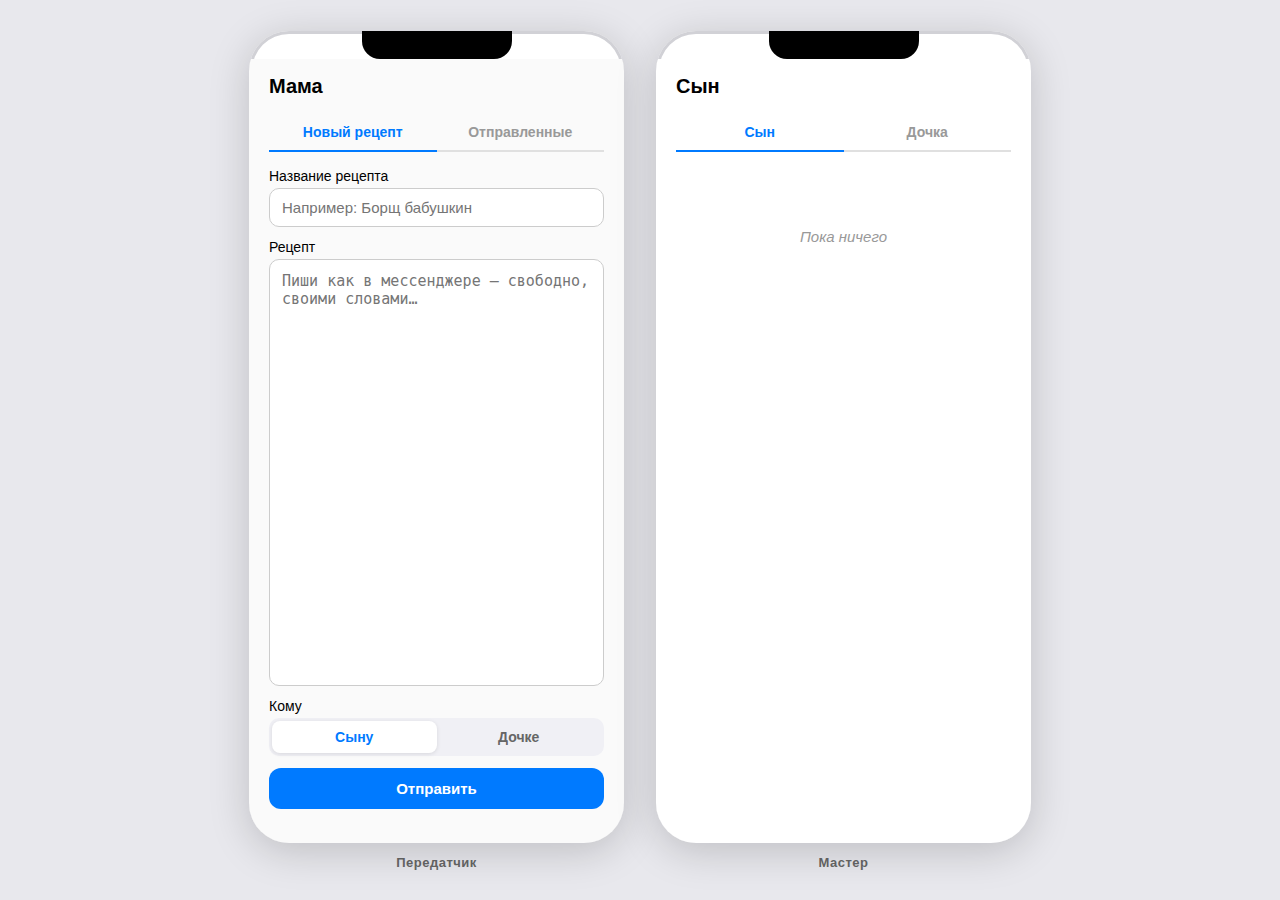
<file: src/index.html>
<!DOCTYPE html>
<html lang="ru">
<head>
  <meta charset="UTF-8">
  <meta name="viewport" content="width=device-width, initial-scale=1.0">
  <title>Семейные рецепты</title>
  <style>
    * { margin: 0; padding: 0; box-sizing: border-box; }
    body {
      font-family: -apple-system, BlinkMacSystemFont, "Segoe UI", Roboto, sans-serif;
      height: 100vh;
      display: flex; justify-content: center; align-items: center; gap: 32px;
      background: #e8e8ed;
    }

    .phone {
      width: 375px; height: 812px;
      border-radius: 40px;
      background: #fff;
      box-shadow: 0 8px 40px rgba(0,0,0,.18), inset 0 0 0 3px #d1d1d6;
      display: flex; flex-direction: column;
      overflow: hidden;
      position: relative;
    }

    .phone-notch {
      width: 150px; height: 28px;
      background: #000; border-radius: 0 0 18px 18px;
      margin: 0 auto;
      position: relative; z-index: 1;
    }

    .phone-screen {
      flex: 1; padding: 16px 20px 24px;
      display: flex; flex-direction: column;
      overflow-y: auto;
    }

    .phone-mom .phone-screen { background: #fafafa; }
    .phone-son .phone-screen { background: #fff; }

    .phone-label {
      text-align: center; font-size: 13px; font-weight: 600;
      color: #666; margin-top: 12px; letter-spacing: 0.5px;
    }

    h1 { font-size: 20px; margin-bottom: 16px; }

    label { display: block; font-weight: 500; margin-bottom: 4px; font-size: 14px; }
    input[type="text"] {
      width: 100%; padding: 10px 12px; font-size: 15px;
      border: 1px solid #ccc; border-radius: 10px; margin-bottom: 12px;
    }
    textarea {
      width: 100%; flex: 1; padding: 12px; font-size: 15px;
      border: 1px solid #ccc; border-radius: 10px; resize: none;
      margin-bottom: 12px; min-height: 160px;
    }
    button {
      padding: 12px 24px; font-size: 15px; font-weight: 600;
      background: #007aff; color: #fff; border: none; border-radius: 12px;
      cursor: pointer; align-self: stretch; text-align: center;
    }
    button:hover { background: #0066d6; }

    .status { margin-top: 10px; color: #2e7d32; font-weight: 500; font-size: 14px; text-align: center; }

    .tabs {
      display: flex; gap: 0; margin-bottom: 16px;
      border-bottom: 2px solid #e0e0e0;
    }
    .tab {
      flex: 1; padding: 10px 0; font-size: 14px; font-weight: 600;
      background: none; color: #999; border: none; border-bottom: 2px solid transparent;
      margin-bottom: -2px; cursor: pointer; border-radius: 0;
    }
    .tab:hover { color: #666; background: none; }
    .tab.active { color: #007aff; border-bottom-color: #007aff; }

    .tab-content { display: none; flex-direction: column; flex: 1; }
    .tab-content.active { display: flex; }

    .sent-list { list-style: none; padding: 0; }
    .sent-item {
      padding: 12px; margin-bottom: 8px;
      background: #f5f5f5; border-radius: 10px;
    }
    .sent-item-title { font-weight: 600; font-size: 14px; margin-bottom: 4px; }
    .sent-item-recipient { font-size: 12px; color: #007aff; margin-bottom: 4px; }
    .sent-item-preview { font-size: 13px; color: #666; white-space: nowrap; overflow: hidden; text-overflow: ellipsis; }

    .recipient-toggle {
      display: flex; gap: 0; margin-bottom: 12px;
      background: #f0f0f5; border-radius: 10px; padding: 3px;
    }
    .recipient-btn {
      flex: 1; padding: 8px 0; font-size: 14px; font-weight: 600;
      background: none; color: #666; border: none; border-radius: 8px;
      cursor: pointer;
    }
    .recipient-btn:hover { background: none; color: #333; }
    .recipient-btn.active { background: #fff; color: #007aff; box-shadow: 0 1px 4px rgba(0,0,0,.1); }

    .empty { color: #999; font-style: italic; margin-top: 60px; text-align: center; font-size: 15px; }

    .original {
      background: #f5f0e8; border-left: 3px solid #c9a96e;
      padding: 12px; border-radius: 8px; white-space: pre-wrap;
      font-size: 14px; line-height: 1.5; margin-bottom: 16px;
    }
    .original-label, .structured-label {
      font-weight: 600; font-size: 12px; text-transform: uppercase;
      letter-spacing: 0.5px; color: #888; margin-bottom: 6px;
    }

    .structured { font-size: 14px; line-height: 1.5; }
    .structured h3 { font-size: 15px; margin: 12px 0 6px; }
    .structured h3:first-child { margin-top: 0; }
    .structured ul, .structured ol { padding-left: 18px; }
    .structured li { margin-bottom: 3px; }

    @media (max-width: 840px) {
      body { flex-direction: column; height: auto; padding: 16px; gap: 16px; }
      .phone { width: 100%; max-width: 375px; height: 700px; }
    }
  </style>
</head>
<body>

  <!-- Мама -->
  <div>
    <div class="phone phone-mom">
      <div class="phone-notch"></div>
      <div class="phone-screen">
        <h1>Мама</h1>
        <div class="tabs">
          <button class="tab active" data-tab="new">Новый рецепт</button>
          <button class="tab" data-tab="sent">Отправленные</button>
        </div>
        <div class="tab-content active" id="tab-new">
          <label for="title">Название рецепта</label>
          <input type="text" id="title" placeholder="Например: Борщ бабушкин">
          <label for="body">Рецепт</label>
          <textarea id="body" placeholder="Пиши как в мессенджере — свободно, своими словами…"></textarea>
          <label>Кому</label>
          <div class="recipient-toggle">
            <button class="recipient-btn active" data-recipient="son">Сыну</button>
            <button class="recipient-btn" data-recipient="daughter">Дочке</button>
          </div>
          <button id="send">Отправить</button>
          <div class="status" id="status"></div>
        </div>
        <div class="tab-content" id="tab-sent">
          <ul class="sent-list" id="sent-list"></ul>
          <p class="empty" id="sent-empty">Пока ничего не отправлено</p>
        </div>
      </div>
    </div>
    <div class="phone-label">Передатчик</div>
  </div>

  <!-- Получатель -->
  <div>
    <div class="phone phone-son">
      <div class="phone-notch"></div>
      <div class="phone-screen">
        <h1 id="receiver-title">Сын</h1>
        <div class="tabs" id="receiver-tabs">
          <button class="tab active" data-receiver="son">Сын</button>
          <button class="tab" data-receiver="daughter">Дочка</button>
        </div>
        <div id="receiver-content-son">
          <p class="empty">Пока ничего</p>
        </div>
        <div id="receiver-content-daughter" style="display:none">
          <p class="empty">Пока ничего</p>
        </div>
      </div>
    </div>
    <div class="phone-label">Мастер</div>
  </div>

  <script>
    const titleInput = document.getElementById('title');
    const bodyInput = document.getElementById('body');
    const sendBtn = document.getElementById('send');
    const status = document.getElementById('status');
    const sentList = document.getElementById('sent-list');
    const sentEmpty = document.getElementById('sent-empty');

    // Табы мамы (Новый рецепт / Отправленные)
    document.querySelectorAll('.phone-mom .tab').forEach(tab => {
      tab.addEventListener('click', () => {
        document.querySelectorAll('.phone-mom .tab').forEach(t => t.classList.remove('active'));
        tab.classList.add('active');
        document.querySelectorAll('.phone-mom .tab-content').forEach(c => c.classList.remove('active'));
        document.getElementById('tab-' + tab.dataset.tab).classList.add('active');
      });
    });

    // Выбор получателя у мамы
    let selectedRecipient = 'son';
    const recipientLabels = { son: 'сыну', daughter: 'дочке' };
    const recipientNames = { son: 'Сын', daughter: 'Дочка' };

    document.querySelectorAll('.recipient-btn').forEach(btn => {
      btn.addEventListener('click', () => {
        document.querySelectorAll('.recipient-btn').forEach(b => b.classList.remove('active'));
        btn.classList.add('active');
        selectedRecipient = btn.dataset.recipient;
      });
    });

    // Табы получателя (Сын / Дочка)
    document.querySelectorAll('#receiver-tabs .tab').forEach(tab => {
      tab.addEventListener('click', () => {
        document.querySelectorAll('#receiver-tabs .tab').forEach(t => t.classList.remove('active'));
        tab.classList.add('active');
        const r = tab.dataset.receiver;
        document.getElementById('receiver-content-son').style.display = r === 'son' ? '' : 'none';
        document.getElementById('receiver-content-daughter').style.display = r === 'daughter' ? '' : 'none';
        document.getElementById('receiver-title').textContent = recipientNames[r];
      });
    });

    const sentRecipes = [];

    // Экранирование HTML
    function esc(str) {
      const d = document.createElement('div');
      d.textContent = str;
      return d.innerHTML;
    }

    // Парсинг маминого текста в структурированную версию
    function parseRecipe(text) {
      const lines = text.split('\n').map(l => l.trim()).filter(l => l.length > 0);
      if (lines.length === 0) return '<p style="color:#999">Пусто — нечего разбирать</p>';

      // Паттерн для ингредиентов: строка содержит число + единицу измерения
      const unitPattern = /\d+\s*(г|гр|кг|мл|л|шт|ст\.?\s*л|ч\.?\s*л|стакан|щепот|пучок|зубч|долек|долька|банк|пачк|упаковк)/i;
      // Или строка с "по вкусу", "на глаз"
      const tastePattern = /по вкусу|на глаз/i;

      const ingredients = [];
      const steps = [];

      for (const line of lines) {
        if (unitPattern.test(line) || tastePattern.test(line)) {
          ingredients.push(line);
        } else {
          steps.push(line);
        }
      }

      let html = '';

      if (ingredients.length > 0) {
        html += '<h3>Ингредиенты</h3><ul>';
        for (const ing of ingredients) {
          html += `<li>${esc(ing)}</li>`;
        }
        html += '</ul>';
      }

      if (steps.length > 0) {
        html += '<h3>Шаги</h3><ol>';
        for (const step of steps) {
          html += `<li>${esc(step)}</li>`;
        }
        html += '</ol>';
      }

      if (!html) {
        html = '<p style="color:#999">Не удалось разобрать — попробуй написать ингредиенты с количествами</p>';
      }

      return html;
    }

    sendBtn.addEventListener('click', () => {
      const title = titleInput.value.trim();
      const body = bodyInput.value.trim();

      if (!body) return;

      const recipient = selectedRecipient;

      // Сохранить в отправленные
      sentRecipes.push({ title: title || 'Без названия', body, recipient });
      sentEmpty.style.display = 'none';
      const li = document.createElement('li');
      li.className = 'sent-item';
      li.innerHTML = `<div class="sent-item-recipient">${esc(recipientNames[recipient])}</div><div class="sent-item-title">${esc(title || 'Без названия')}</div><div class="sent-item-preview">${esc(body)}</div>`;
      sentList.prepend(li);

      // Показать статус у мамы
      status.textContent = `Отправлено ${recipientLabels[recipient]}!`;

      // Показать у получателя
      const heading = title ? `<h2 style="margin-bottom:16px">${esc(title)}</h2>` : '';
      const contentEl = document.getElementById('receiver-content-' + recipient);

      contentEl.innerHTML = `
        ${heading}
        <div class="original-label">Оригинал от мамы</div>
        <div class="original">${esc(body)}</div>
        <div class="structured-label">Структурированная версия</div>
        <div class="structured">${parseRecipe(body)}</div>
      `;
    });
  </script>

</body>
</html>
</file>
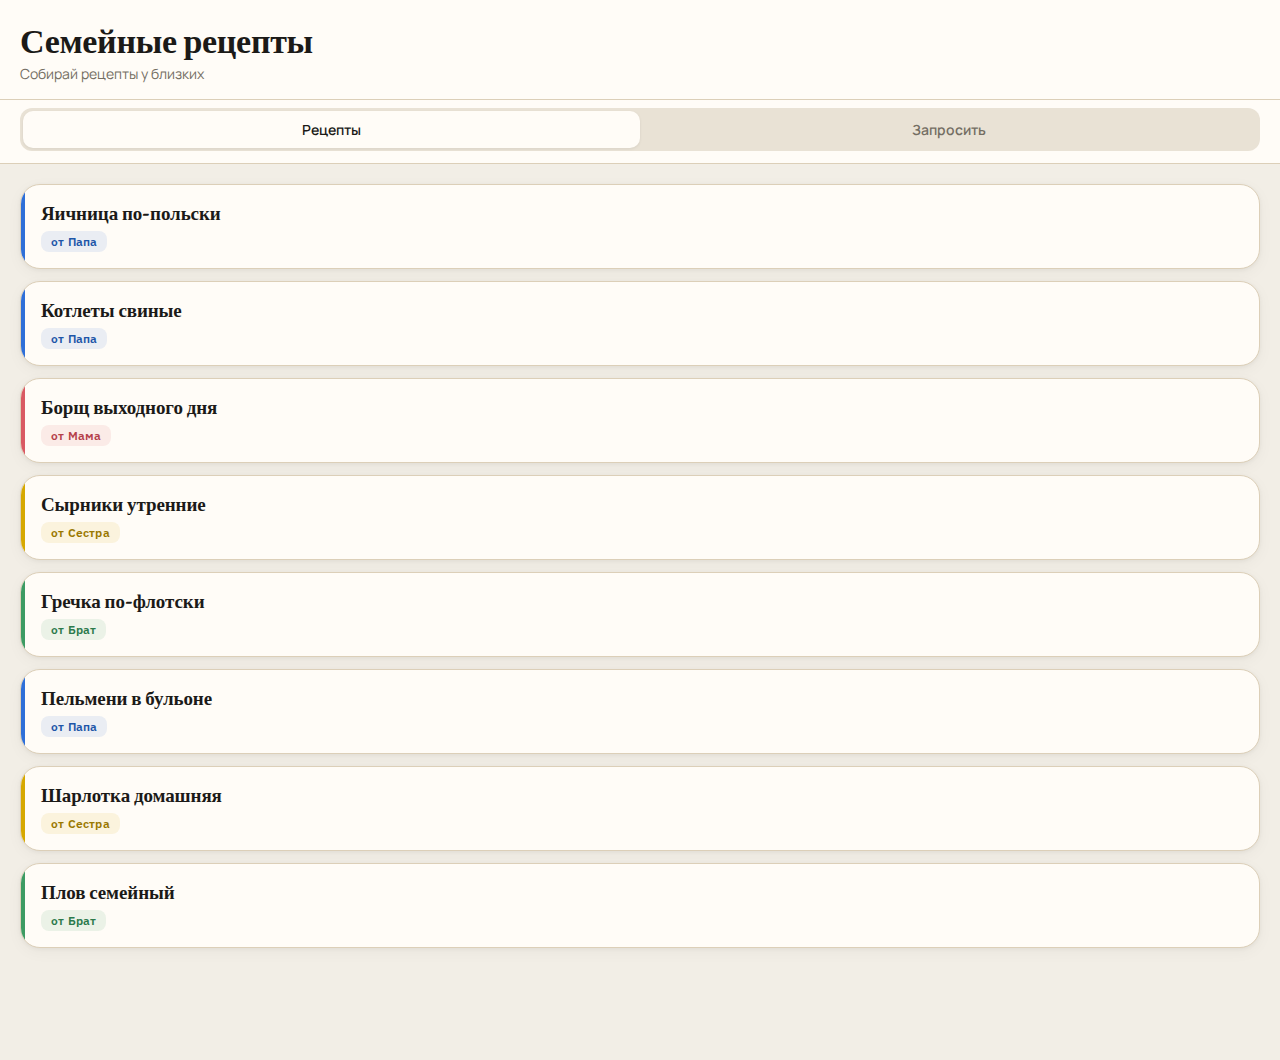
<file: web-mobile/index.html>
<!DOCTYPE html>
<html lang="ru">
<head>
  <meta charset="UTF-8">
  <meta name="viewport" content="width=device-width, initial-scale=1.0, viewport-fit=cover">
  <meta name="apple-mobile-web-app-capable" content="yes">
  <meta name="apple-mobile-web-app-status-bar-style" content="default">
  <meta name="apple-mobile-web-app-title" content="Рецепты">
  <meta name="mobile-web-app-capable" content="yes">
  <title>Семейные рецепты</title>
  <link rel="preconnect" href="https://fonts.googleapis.com">
  <link rel="preconnect" href="https://fonts.gstatic.com" crossorigin>
  <link href="https://fonts.googleapis.com/css2?family=Fraunces:ital,opsz,wght@0,9..144,400;0,9..144,600;0,9..144,700;1,9..144,400&family=IBM+Plex+Sans:wght@500;600&family=Manrope:wght@400;500;600;700&display=swap" rel="stylesheet">
  <style>
    :root {
      --bg: #F2EEE6;
      --bg-accent: #E9E2D5;
      --surface: #FFFCF7;
      --surface-2: #F8F3EA;
      --text: #1B1A18;
      --muted: #746E63;
      --line: #DCCFB8;
      --primary: #C26A2E;
      --primary-2: #A95524;
      --mom: #D95A63;
      --dad: #2E6FD8;
      --bro: #3D9B63;
      --sis: #D6A800;
      --radius-card: 20px;
      --radius-input: 14px;
      --radius-btn: 16px;
      --shadow-card: 0 1px 4px rgba(27,26,24,.05), 0 4px 16px rgba(27,26,24,.04);
      --font-display: 'Fraunces', Georgia, serif;
      --font-body: 'Manrope', -apple-system, sans-serif;
      --font-label: 'IBM Plex Sans', -apple-system, sans-serif;
      --transition: 180ms ease;
    }

    * { margin: 0; padding: 0; box-sizing: border-box; }

    body {
      font-family: var(--font-body);
      background: var(--bg);
      color: var(--text);
      min-height: 100vh;
      padding: env(safe-area-inset-top) 0 env(safe-area-inset-bottom);
      -webkit-font-smoothing: antialiased;
    }

    .screen { display: none; }
    .screen.active { display: block; }
    .tab-panel { display: none; }
    .tab-panel.active { display: block; }

    /* --- Header --- */
    .header {
      background: var(--surface);
      padding: 20px 20px 16px;
      border-bottom: 1px solid var(--line);
      position: sticky; top: 0; z-index: 10;
    }
    .header h1 {
      font-family: var(--font-display);
      font-size: 34px; font-weight: 700;
      color: var(--text);
      letter-spacing: -0.3px;
    }
    .header p {
      font-family: var(--font-body);
      font-size: 14px; color: var(--muted);
      margin-top: 2px; font-weight: 400;
    }

    /* --- Segment control tabs --- */
    .tabs {
      display: flex;
      background: var(--surface);
      padding: 8px 20px 12px;
      position: sticky; top: 73px; z-index: 9;
      border-bottom: 1px solid var(--line);
    }
    .tabs-inner {
      display: flex; width: 100%;
      background: var(--bg-accent);
      border-radius: 12px; padding: 3px;
    }
    .tab-btn {
      flex: 1; padding: 9px 0;
      font-family: var(--font-body);
      font-size: 14px; font-weight: 600;
      background: none; color: var(--muted);
      border: none; border-radius: 10px;
      cursor: pointer;
      transition: all var(--transition);
      -webkit-tap-highlight-color: transparent;
    }
    .tab-btn.active {
      background: var(--surface);
      color: var(--text);
      box-shadow: 0 1px 3px rgba(27,26,24,.08);
    }

    /* --- Content area --- */
    .content { padding: 20px 20px 100px; }

    /* --- Form elements --- */
    label {
      display: block;
      font-family: var(--font-label);
      font-size: 12px; font-weight: 600;
      color: var(--muted);
      margin-bottom: 6px;
      text-transform: uppercase;
      letter-spacing: 0.6px;
    }
    input[type="text"], textarea {
      width: 100%; padding: 14px 16px;
      font-family: var(--font-body);
      font-size: 16px; color: var(--text);
      border: 1px solid var(--line);
      border-radius: var(--radius-input);
      background: var(--surface);
      margin-bottom: 16px;
      transition: border-color var(--transition), box-shadow var(--transition);
      -webkit-appearance: none;
    }
    input[type="text"]::placeholder, textarea::placeholder {
      color: var(--muted); opacity: 0.6;
    }
    input[type="text"]:focus, textarea:focus {
      outline: none;
      border-color: var(--primary);
      box-shadow: 0 0 0 3px rgba(194,106,46,.12);
    }
    textarea { resize: none; min-height: 180px; line-height: 1.6; }

    .btn {
      display: block; width: 100%;
      padding: 15px; font-size: 16px; font-weight: 700;
      font-family: var(--font-body);
      background: var(--primary); color: #fff;
      border: none; border-radius: var(--radius-btn);
      cursor: pointer; text-align: center;
      transition: background var(--transition), transform 100ms ease;
      -webkit-tap-highlight-color: transparent;
    }
    .btn:active { background: var(--primary-2); transform: scale(0.98); }
    .btn-secondary { background: var(--bg-accent); color: var(--text); }
    .btn-secondary:active { background: var(--line); }

    /* --- Link box --- */
    .link-box {
      margin-top: 16px; padding: 16px;
      background: #EDF5E8;
      border: 1px solid #C5DCBA;
      border-radius: var(--radius-input);
      word-break: break-all; font-size: 14px;
      color: var(--text);
      cursor: pointer; position: relative;
      transition: background var(--transition);
      -webkit-tap-highlight-color: transparent;
    }
    .link-box:active { background: #DDE9D4; }
    .link-hint {
      font-family: var(--font-label);
      font-size: 11px; color: var(--muted);
      margin-top: 8px; text-transform: uppercase;
      letter-spacing: 0.4px;
    }

    /* --- Recipe card --- */
    .recipe-card {
      background: var(--surface);
      border: 1px solid var(--line);
      border-radius: var(--radius-card);
      padding: 16px 18px;
      margin-bottom: 12px;
      box-shadow: var(--shadow-card);
      cursor: pointer;
      position: relative;
      overflow: hidden;
      transition: transform var(--transition), box-shadow var(--transition);
      -webkit-tap-highlight-color: transparent;
    }
    .recipe-card::before {
      content: '';
      position: absolute; left: 0; top: 0; bottom: 0;
      width: 4px;
      background: var(--author-color, var(--muted));
    }
    .recipe-card:active {
      transform: scale(0.985);
      box-shadow: 0 1px 2px rgba(27,26,24,.04);
    }
    .recipe-card-title {
      font-family: var(--font-display);
      font-size: 19px; font-weight: 600;
      margin-bottom: 6px; padding-left: 2px;
      letter-spacing: -0.1px;
    }
    .recipe-card-meta {
      display: flex; gap: 8px; align-items: center;
      padding-left: 2px;
    }
    .author-chip {
      display: inline-flex; align-items: center;
      font-family: var(--font-label);
      font-size: 12px; font-weight: 600;
      padding: 3px 10px; border-radius: 8px;
      letter-spacing: 0.2px;
    }
    .recipe-card-date {
      font-family: var(--font-label);
      font-size: 12px; color: var(--muted);
      font-weight: 500;
    }

    /* --- Badges --- */
    .badge {
      font-family: var(--font-label);
      font-size: 11px; font-weight: 600;
      padding: 3px 9px; border-radius: 8px;
      display: inline-block;
      letter-spacing: 0.2px;
    }
    .badge-pending { background: #FFF0DC; color: #A85F00; }
    .badge-fulfilled { background: #E4F2E0; color: #2A6E28; }

    /* --- Request item --- */
    .request-section-title {
      font-family: var(--font-display);
      font-size: 22px; font-weight: 600;
      color: var(--text);
      margin-top: 32px; margin-bottom: 14px;
      letter-spacing: -0.1px;
    }
    .request-item {
      background: var(--surface);
      border: 1px solid var(--line);
      border-radius: var(--radius-card);
      padding: 14px 16px; margin-bottom: 10px;
      box-shadow: var(--shadow-card);
    }
    .request-item-title {
      font-family: var(--font-display);
      font-size: 16px; font-weight: 600;
      margin-bottom: 4px;
    }
    .request-item-info {
      font-size: 13px; color: var(--muted);
      margin-bottom: 8px;
      display: flex; gap: 6px; align-items: center;
      flex-wrap: wrap;
    }
    .request-item-link {
      font-size: 13px; color: var(--primary);
      word-break: break-all; cursor: pointer;
      transition: opacity var(--transition);
    }
    .request-item-link:active { opacity: 0.6; }

    /* --- Empty state --- */
    .empty-state { text-align: center; padding: 60px 20px; }
    .empty-state-icon { font-size: 48px; margin-bottom: 12px; opacity: 0.35; }
    .empty-state-text {
      font-size: 15px; color: var(--muted); line-height: 1.5;
    }

    /* --- Detail view --- */
    .detail-back {
      display: inline-flex; align-items: center; gap: 4px;
      font-family: var(--font-body);
      font-size: 15px; font-weight: 600;
      color: var(--primary); background: none; border: none;
      cursor: pointer; padding: 0; margin-bottom: 20px;
      transition: opacity var(--transition);
    }
    .detail-back:active { opacity: 0.6; }
    .detail-title {
      font-family: var(--font-display);
      font-size: 26px; font-weight: 700;
      margin-bottom: 6px;
      letter-spacing: -0.2px;
    }
    .detail-author {
      font-size: 14px; color: var(--muted);
      margin-bottom: 6px;
    }
    .detail-author-chip {
      display: inline-flex; align-items: center;
      font-family: var(--font-label);
      font-size: 12px; font-weight: 600;
      padding: 3px 10px; border-radius: 8px;
      letter-spacing: 0.2px;
      margin-bottom: 20px;
    }
    .section-label {
      font-family: var(--font-label);
      font-size: 11px; font-weight: 600;
      text-transform: uppercase;
      letter-spacing: 0.8px;
      color: var(--muted);
      margin-bottom: 10px;
    }
    .original-block {
      background: var(--surface-2);
      border-left: 3px solid var(--line);
      padding: 16px; border-radius: var(--radius-input);
      white-space: pre-wrap;
      font-size: 15px; line-height: 1.7;
      margin-bottom: 24px;
      font-style: italic;
      color: var(--text);
    }
    .structured { font-size: 15px; line-height: 1.7; color: var(--text); }
    .structured h3 {
      font-family: var(--font-display);
      font-size: 17px; font-weight: 600;
      margin: 18px 0 8px;
    }
    .structured h3:first-child { margin-top: 0; }
    .structured ul, .structured ol { padding-left: 22px; }
    .structured li { margin-bottom: 6px; }

    /* --- Reply screen --- */
    .reply-screen {
      min-height: 100vh; padding: 20px;
      display: flex; flex-direction: column;
      background: var(--bg);
    }
    .reply-header { margin-bottom: 28px; }
    .reply-header h1 {
      font-family: var(--font-display);
      font-size: 28px; font-weight: 700;
      color: var(--text);
    }
    .reply-header p {
      font-size: 14px; color: var(--muted); margin-top: 4px;
    }
    .reply-info {
      background: var(--surface);
      border-left: 3px solid var(--primary);
      padding: 14px 16px; border-radius: var(--radius-input);
      margin-bottom: 24px; font-size: 15px;
    }
    .reply-info strong {
      display: block;
      font-family: var(--font-label);
      font-size: 11px; color: var(--muted);
      margin-bottom: 4px; font-weight: 600;
      text-transform: uppercase; letter-spacing: 0.5px;
    }
    .reply-success, .reply-error {
      flex: 1; display: flex; flex-direction: column;
      align-items: center; justify-content: center;
      text-align: center; padding: 40px 20px;
    }
    .reply-success h2 {
      font-family: var(--font-display);
      font-size: 24px; color: #2A6E28; margin-bottom: 8px;
    }
    .reply-error h2 {
      font-family: var(--font-display);
      font-size: 24px; color: #B73A3A; margin-bottom: 8px;
    }
    .reply-success p, .reply-error p {
      font-size: 15px; color: var(--muted);
    }

    .status-msg {
      text-align: center; font-size: 14px; font-weight: 500;
      margin-top: 12px; min-height: 20px;
    }
    .status-ok { color: #2A6E28; }
    .status-err { color: #B73A3A; }

    /* --- Divider --- */
    .form-divider {
      height: 1px; background: var(--line);
      margin: 28px 0;
    }
  </style>
</head>
<body>

  <!-- ====== REPLY SCREEN (by link) ====== -->
  <div class="screen" id="screen-reply">
    <div class="reply-screen" id="reply-container"></div>
  </div>

  <!-- ====== MAIN SCREEN (requester) ====== -->
  <div class="screen active" id="screen-main">
    <div class="header">
      <h1>Семейные рецепты</h1>
      <p>Собирай рецепты у близких</p>
    </div>
    <div class="tabs">
      <div class="tabs-inner">
        <button class="tab-btn active" data-tab="recipes">Рецепты</button>
        <button class="tab-btn" data-tab="request">Запросить</button>
      </div>
    </div>

    <!-- Tab: Recipes -->
    <div class="content tab-panel active" id="panel-recipes">
      <div id="recipe-list"></div>
      <div id="recipe-detail" style="display:none"></div>
    </div>

    <!-- Tab: Request -->
    <div class="content tab-panel" id="panel-request">
      <label for="req-target">У кого просим</label>
      <input type="text" id="req-target" placeholder="Например: Мама">
      <label for="req-title">Какое блюдо</label>
      <input type="text" id="req-title" placeholder="Например: Борщ">
      <button class="btn" id="create-link">Создать ссылку</button>
      <div id="link-result"></div>
      <div class="form-divider"></div>
      <div class="request-section-title">История запросов</div>
      <div id="request-list"></div>
    </div>
  </div>

  <script>
    // ========== Helpers ==========
    function esc(str) {
      const d = document.createElement('div');
      d.textContent = str;
      return d.innerHTML;
    }

    function loadJSON(key) {
      try { return JSON.parse(localStorage.getItem(key) || '[]'); } catch { return []; }
    }

    function saveJSON(key, data) {
      localStorage.setItem(key, JSON.stringify(data));
    }

    function buildLink(token) {
      return window.location.href.split('?')[0] + '?r=' + token;
    }

    function formatDate(iso) {
      return new Date(iso).toLocaleDateString('ru-RU', { day: 'numeric', month: 'short' });
    }

    // ========== Author color mapping ==========
    const authorColors = {
      'Мама': { var: 'var(--mom)', bg: 'rgba(217,90,99,.1)', text: '#B5404A' },
      'Папа': { var: 'var(--dad)', bg: 'rgba(46,111,216,.1)', text: '#1E56A8' },
      'Брат': { var: 'var(--bro)', bg: 'rgba(61,155,99,.1)', text: '#2C7A4C' },
      'Сестра': { var: 'var(--sis)', bg: 'rgba(214,168,0,.1)', text: '#9A7800' },
    };
    const defaultAuthor = { var: 'var(--muted)', bg: 'rgba(116,110,99,.08)', text: '#5A554B' };

    function getAuthor(sender) {
      return authorColors[sender] || defaultAuthor;
    }

    // ========== Recipe parser ==========
    function parseRecipe(text) {
      const lines = text.split('\n').map(l => l.trim()).filter(l => l.length > 0);
      if (lines.length === 0) return '<p style="color:var(--muted)">Пусто</p>';

      const unitPattern = /\d+\s*(г|гр|кг|мл|л|шт|ст\.?\s*л|ч\.?\s*л|стакан|щепот|пучок|зубч|долек|долька|банк|пачк|упаковк)/i;
      const tastePattern = /по вкусу|на глаз/i;

      const ingredients = [];
      const steps = [];

      for (const line of lines) {
        if (unitPattern.test(line) || tastePattern.test(line)) {
          ingredients.push(line);
        } else {
          steps.push(line);
        }
      }

      let html = '';
      if (ingredients.length > 0) {
        html += '<h3>Ингредиенты</h3><ul>';
        for (const ing of ingredients) html += `<li>${esc(ing)}</li>`;
        html += '</ul>';
      }
      if (steps.length > 0) {
        html += '<h3>Шаги</h3><ol>';
        for (const step of steps) html += `<li>${esc(step)}</li>`;
        html += '</ol>';
      }
      return html || '<p style="color:var(--muted)">Не удалось разобрать</p>';
    }

    // ========== Reply flow (?r=token) ==========
    const urlParams = new URLSearchParams(window.location.search);
    const replyToken = urlParams.get('r');

    if (replyToken) {
      document.getElementById('screen-main').classList.remove('active');
      const replyScreen = document.getElementById('screen-reply');
      replyScreen.classList.add('active');
      const container = document.getElementById('reply-container');

      const requests = loadJSON('recipe_requests');
      const request = requests.find(r => r.token === replyToken);

      if (!request) {
        container.innerHTML = `
          <div class="reply-error">
            <h2>Запрос не найден</h2>
            <p>Ссылка недействительна или запрос был удалён.</p>
          </div>`;
      } else if (request.status === 'fulfilled') {
        container.innerHTML = `
          <div class="reply-success">
            <h2>Рецепт уже отправлен</h2>
            <p>На этот запрос уже ответили. Спасибо!</p>
          </div>`;
      } else {
        container.innerHTML = `
          <div class="reply-header">
            <h1>Делимся</h1>
            <p>Вас попросили поделиться рецептом</p>
          </div>
          <div class="reply-info">
            <strong>Просят</strong>
            ${esc(request.requested_title)}
          </div>
          <label for="reply-title">Название рецепта</label>
          <input type="text" id="reply-title" value="${esc(request.requested_title)}">
          <label for="reply-body">Рецепт</label>
          <textarea id="reply-body" placeholder="Берёшь ..."></textarea>
          <button class="btn" id="reply-submit">Отправить рецепт</button>
          <div class="status-msg" id="reply-status"></div>`;

        document.getElementById('reply-submit').addEventListener('click', () => {
          const body = document.getElementById('reply-body').value.trim();
          const title = document.getElementById('reply-title').value.trim();
          const statusEl = document.getElementById('reply-status');

          if (!body) {
            statusEl.className = 'status-msg status-err';
            statusEl.textContent = 'Напишите рецепт перед отправкой';
            return;
          }

          // Save response
          const responses = loadJSON('recipe_responses');
          responses.push({
            token: replyToken,
            title: title || request.requested_title,
            body: body,
            sender: request.target_person,
            created_at: new Date().toISOString()
          });
          saveJSON('recipe_responses', responses);

          // Update request status
          request.status = 'fulfilled';
          saveJSON('recipe_requests', requests);

          container.innerHTML = `
            <div class="reply-success">
              <h2>Рецепт отправлен!</h2>
              <p>Спасибо! Рецепт «${esc(title || request.requested_title)}» сохранён.</p>
            </div>`;
        });
      }
    }

    // ========== Main screen ==========
    if (!replyToken) {
      // Tabs
      document.querySelectorAll('.tab-btn').forEach(btn => {
        btn.addEventListener('click', () => {
          document.querySelectorAll('.tab-btn').forEach(b => b.classList.remove('active'));
          btn.classList.add('active');
          document.querySelectorAll('.tab-panel').forEach(p => p.classList.remove('active'));
          document.getElementById('panel-' + btn.dataset.tab).classList.add('active');
        });
      });

      const recipeListEl = document.getElementById('recipe-list');
      const recipeDetailEl = document.getElementById('recipe-detail');

      // Demo recipes
      const demoRecipes = [
        { id: 'demo-1', title: 'Яичница по-польски', sender: 'Папа', source: 'demo',
          body: 'Яйца 3 шт\nМасло сливочное 20 г\nХлеб белый 2 шт\nСоль по вкусу\nРазогреть сковороду с маслом\nРазбить яйца, не перемешивать\nНакрыть крышкой на 3 минуты\nПодавать с поджаренным хлебом' },
        { id: 'demo-2', title: 'Котлеты свиные', sender: 'Папа', source: 'demo',
          body: 'Свинина 500 г\nЛук 1 шт\nЧеснок 2 зубч\nХлеб 100 г\nЯйцо 1 шт\nСоль по вкусу\nПеремолоть мясо с луком и чесноком\nДобавить размоченный хлеб и яйцо\nСформировать котлеты\nОбжарить по 5 минут с каждой стороны\nДовести под крышкой 10 минут' },
        { id: 'demo-3', title: 'Борщ выходного дня', sender: 'Мама', source: 'demo',
          body: 'Говядина 400 г\nСвёкла 1 шт\nКартошка 3 шт\nКапуста 300 г\nМорковь 1 шт\nЛук 1 шт\nТоматная паста 1 ст л\nВода 2 л\nСоль по вкусу\nСварить бульон из мяса полтора часа\nНатереть свёклу, обжарить с томатной пастой\nКартошку нарезать кубиками, капусту нашинковать\nВ бульон добавить картошку, варить 10 минут\nДобавить капусту и свёклу, варить ещё 10 минут\nЛук и морковь обжарить, добавить в борщ\nПосолить, дать настояться 20 минут' },
        { id: 'demo-4', title: 'Сырники утренние', sender: 'Сестра', source: 'demo',
          body: 'Творог 400 г\nЯйцо 1 шт\nСахар 2 ст л\nМука 3 ст л\nСоль на глаз\nСмешать творог с яйцом и сахаром\nДобавить муку, перемешать\nСформировать лепёшки\nОбжарить на среднем огне по 3 минуты с каждой стороны\nПодавать со сметаной' },
        { id: 'demo-5', title: 'Гречка по-флотски', sender: 'Брат', source: 'demo',
          body: 'Гречка 200 г\nФарш 300 г\nЛук 1 шт\nМорковь 1 шт\nМасло растительное 2 ст л\nСоль по вкусу\nСварить гречку до готовности\nОбжарить лук и морковь\nДобавить фарш, жарить 10 минут\nСмешать с гречкой\nПосолить и подавать' },
        { id: 'demo-6', title: 'Пельмени в бульоне', sender: 'Папа', source: 'demo',
          body: 'Пельмени 400 г\nВода 1.5 л\nЛавровый лист 2 шт\nСоль по вкусу\nПерец горошком 5 шт\nВскипятить воду с лавровым листом и перцем\nЗабросить пельмени\nВарить 7 минут после всплытия\nПодавать в бульоне со сметаной и зеленью' },
        { id: 'demo-7', title: 'Шарлотка домашняя', sender: 'Сестра', source: 'demo',
          body: 'Яйца 3 шт\nСахар 200 г\nМука 200 г\nЯблоки 3 шт\nМасло сливочное 10 г\nВзбить яйца с сахаром до пышности\nАккуратно добавить муку\nЯблоки нарезать дольками\nВыложить яблоки в смазанную форму\nЗалить тестом\nВыпекать 180 градусов 35 минут' },
        { id: 'demo-8', title: 'Плов семейный', sender: 'Брат', source: 'demo',
          body: 'Рис 400 г\nБаранина 500 г\nМорковь 3 шт\nЛук 2 шт\nЧеснок 1 шт\nЗира 1 ч л\nМасло растительное 100 мл\nСоль по вкусу\nРазогреть масло в казане\nОбжарить мясо до корочки\nДобавить лук, затем морковь\nЗалить водой, тушить 40 минут\nДобавить зиру и соль\nВыложить рис, залить водой на 1 см выше\nГотовить на слабом огне 25 минут не мешая\nВоткнуть чеснок целиком\nДать настояться 15 минут' }
      ];

      // Recipe list
      function getRecipes() {
        const responses = loadJSON('recipe_responses');
        const requests = loadJSON('recipe_requests');
        const userRecipes = responses.map(resp => {
          const req = requests.find(r => r.token === resp.token);
          return {
            id: 'r-' + resp.token,
            title: resp.title,
            sender: resp.sender || (req ? req.target_person : 'Неизвестно'),
            body: resp.body,
            source: 'link',
            created_at: resp.created_at
          };
        });
        return [...userRecipes, ...demoRecipes];
      }

      function renderRecipeList() {
        recipeDetailEl.style.display = 'none';
        recipeListEl.style.display = '';

        const recipes = getRecipes();

        if (recipes.length === 0) {
          recipeListEl.innerHTML = `
            <div class="empty-state">
              <div class="empty-state-icon">📖</div>
              <div class="empty-state-text">Пока нет рецептов.<br>Запросите первый рецепт у близких!</div>
            </div>`;
          return;
        }

        recipeListEl.innerHTML = recipes.map(r => {
          const a = getAuthor(r.sender);
          const date = r.created_at ? `<span class="recipe-card-date">${formatDate(r.created_at)}</span>` : '';
          return `
          <div class="recipe-card" style="--author-color:${a.var}" data-id="${esc(r.id)}">
            <div class="recipe-card-title">${esc(r.title)}</div>
            <div class="recipe-card-meta">
              <span class="author-chip" style="background:${a.bg};color:${a.text}">от ${esc(r.sender)}</span>
              ${date}
            </div>
          </div>`;
        }).join('');

        recipeListEl.querySelectorAll('.recipe-card').forEach(card => {
          card.addEventListener('click', () => {
            const recipe = getRecipes().find(r => r.id === card.dataset.id);
            if (recipe) showDetail(recipe);
          });
        });
      }

      function showDetail(recipe) {
        recipeListEl.style.display = 'none';
        recipeDetailEl.style.display = '';

        const a = getAuthor(recipe.sender);
        recipeDetailEl.innerHTML = `
          <button class="detail-back" id="back-btn">&larr; Назад</button>
          <div class="detail-title">${esc(recipe.title)}</div>
          <div class="detail-author">${recipe.created_at ? formatDate(recipe.created_at) : ''}</div>
          <span class="detail-author-chip" style="background:${a.bg};color:${a.text}">от ${esc(recipe.sender)}</span>
          <div class="section-label">Оригинал</div>
          <div class="original-block">${esc(recipe.body)}</div>
          <div class="section-label">Структурированная версия</div>
          <div class="structured">${parseRecipe(recipe.body)}</div>
        `;

        document.getElementById('back-btn').addEventListener('click', renderRecipeList);
      }

      renderRecipeList();

      // --- Request form ---
      const reqTarget = document.getElementById('req-target');
      const reqTitle = document.getElementById('req-title');
      const createBtn = document.getElementById('create-link');
      const linkResult = document.getElementById('link-result');
      const requestListEl = document.getElementById('request-list');

      function renderRequestList() {
        const requests = loadJSON('recipe_requests');
        if (requests.length === 0) {
          requestListEl.innerHTML = `
            <div class="empty-state" style="padding:30px 0">
              <div class="empty-state-text">Нет запросов</div>
            </div>`;
          return;
        }

        requestListEl.innerHTML = requests.map(r => {
          const link = buildLink(r.token);
          const statusClass = r.status === 'fulfilled' ? 'badge-fulfilled' : 'badge-pending';
          const statusText = r.status === 'fulfilled' ? 'получен' : 'ожидает';
          return `
            <div class="request-item">
              <div class="request-item-title">${esc(r.requested_title)}</div>
              <div class="request-item-info">
                <span>У кого: ${esc(r.target_person)} · ${formatDate(r.created_at)}</span>
                <span class="badge ${statusClass}">${statusText}</span>
              </div>
              <div class="request-item-link" data-link="${esc(link)}">${esc(link)}</div>
            </div>`;
        }).join('');

        requestListEl.querySelectorAll('.request-item-link').forEach(el => {
          el.addEventListener('click', () => {
            navigator.clipboard.writeText(el.dataset.link).then(() => {
              const orig = el.textContent;
              el.textContent = 'Скопировано!';
              setTimeout(() => { el.textContent = orig; }, 1500);
            });
          });
        });
      }

      createBtn.addEventListener('click', () => {
        const target = reqTarget.value.trim();
        const title = reqTitle.value.trim();
        if (!target || !title) return;

        const token = crypto.randomUUID();
        const request = {
          id: Date.now(),
          token,
          requester: 'Я',
          target_person: target,
          requested_title: title,
          status: 'pending',
          created_at: new Date().toISOString()
        };

        const requests = loadJSON('recipe_requests');
        requests.unshift(request);
        saveJSON('recipe_requests', requests);

        const link = buildLink(token);
        linkResult.innerHTML = `
          <div class="link-box" id="copy-link" data-link="${esc(link)}">
            ${esc(link)}
            <div class="link-hint">Нажмите чтобы скопировать</div>
          </div>`;

        document.getElementById('copy-link').addEventListener('click', function() {
          navigator.clipboard.writeText(this.dataset.link).then(() => {
            this.querySelector('.link-hint').textContent = 'Скопировано!';
            setTimeout(() => { this.querySelector('.link-hint').textContent = 'Нажмите чтобы скопировать'; }, 1500);
          });
        });

        reqTarget.value = '';
        reqTitle.value = '';
        renderRequestList();
      });

      renderRequestList();
    }
  </script>

</body>
</html>
</file>
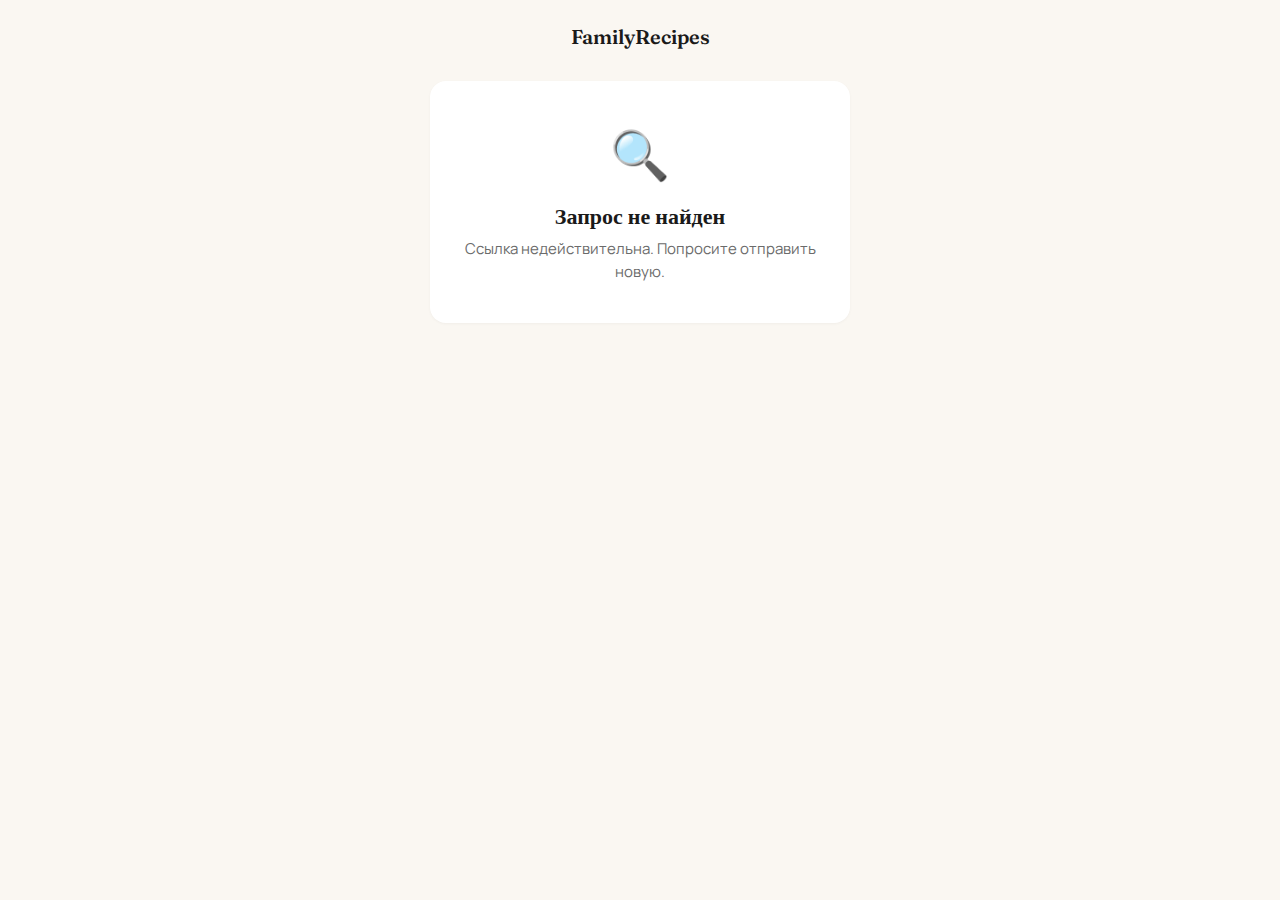
<file: web-reply/index.html>
<!DOCTYPE html>
<html lang="ru">
<head>
  <meta charset="UTF-8">
  <meta name="viewport" content="width=device-width, initial-scale=1.0, viewport-fit=cover">
  <meta name="apple-mobile-web-app-capable" content="yes">
  <meta name="apple-mobile-web-app-status-bar-style" content="default">
  <title>FamilyRecipes</title>
  <link rel="preconnect" href="https://fonts.googleapis.com">
  <link rel="preconnect" href="https://fonts.gstatic.com" crossorigin>
  <link href="https://fonts.googleapis.com/css2?family=Fraunces:opsz,wght@9..144,400;9..144,600&family=Manrope:wght@400;500;600&display=swap" rel="stylesheet">
  <style>
    :root {
      --bg: #FAF7F2;
      --surface: #FFFFFF;
      --text: #1A1A1A;
      --text-secondary: #6B6B6B;
      --accent: #D95A63;
      --accent-hover: #C44E56;
      --success: #3D9B63;
      --error: #D95A63;
      --border: #E8E4DE;
      --radius: 16px;
      --font-display: 'Fraunces', serif;
      --font-body: 'Manrope', sans-serif;
    }

    * { margin: 0; padding: 0; box-sizing: border-box; }

    body {
      font-family: var(--font-body);
      background: var(--bg);
      color: var(--text);
      min-height: 100dvh;
      display: flex;
      flex-direction: column;
      align-items: center;
      padding: env(safe-area-inset-top) 16px env(safe-area-inset-bottom);
    }

    .container {
      width: 100%;
      max-width: 420px;
      padding: 24px 0;
      flex: 1;
      display: flex;
      flex-direction: column;
    }

    .logo {
      font-family: var(--font-display);
      font-size: 20px;
      font-weight: 600;
      color: var(--text);
      text-align: center;
      margin-bottom: 32px;
    }

    .card {
      background: var(--surface);
      border-radius: var(--radius);
      padding: 28px 24px;
      box-shadow: 0 1px 3px rgba(0,0,0,0.04);
    }

    /* --- States --- */
    .state { display: none; }
    .state.active { display: flex; flex-direction: column; flex: 1; }

    /* --- Loading --- */
    #state-loading { align-items: center; justify-content: center; }
    .spinner {
      width: 32px; height: 32px;
      border: 3px solid var(--border);
      border-top-color: var(--accent);
      border-radius: 50%;
      animation: spin 0.8s linear infinite;
    }
    @keyframes spin { to { transform: rotate(360deg); } }
    .loading-text {
      margin-top: 16px;
      color: var(--text-secondary);
      font-size: 14px;
    }

    /* --- Error states --- */
    .error-card {
      text-align: center;
      padding: 40px 24px;
    }
    .error-icon {
      font-size: 48px;
      margin-bottom: 16px;
    }
    .error-title {
      font-family: var(--font-display);
      font-size: 22px;
      font-weight: 600;
      margin-bottom: 8px;
    }
    .error-text {
      color: var(--text-secondary);
      font-size: 15px;
      line-height: 1.5;
    }

    /* --- Form --- */
    .form-header {
      margin-bottom: 24px;
    }
    .form-context {
      font-size: 14px;
      color: var(--text-secondary);
      margin-bottom: 4px;
    }
    .form-dish {
      font-family: var(--font-display);
      font-size: 26px;
      font-weight: 600;
      line-height: 1.2;
    }

    .edit-badge {
      display: inline-block;
      font-size: 12px;
      font-weight: 600;
      color: var(--accent);
      background: #FEF2F2;
      padding: 4px 10px;
      border-radius: 6px;
      margin-bottom: 12px;
    }

    .field {
      margin-bottom: 20px;
    }
    .field label {
      display: block;
      font-size: 13px;
      font-weight: 600;
      color: var(--text-secondary);
      text-transform: uppercase;
      letter-spacing: 0.5px;
      margin-bottom: 6px;
    }
    .field input,
    .field textarea {
      width: 100%;
      font-family: var(--font-body);
      font-size: 16px;
      padding: 12px 14px;
      border: 1.5px solid var(--border);
      border-radius: 10px;
      background: var(--bg);
      color: var(--text);
      outline: none;
      transition: border-color 0.15s;
    }
    .field input:focus,
    .field textarea:focus {
      border-color: var(--accent);
    }
    .field textarea {
      min-height: 180px;
      resize: vertical;
      line-height: 1.6;
    }

    .submit-btn {
      width: 100%;
      padding: 16px;
      font-family: var(--font-body);
      font-size: 16px;
      font-weight: 600;
      color: #fff;
      background: var(--accent);
      border: none;
      border-radius: 12px;
      cursor: pointer;
      transition: background 0.15s, opacity 0.15s;
    }
    .submit-btn:hover { background: var(--accent-hover); }
    .submit-btn:disabled {
      opacity: 0.5;
      cursor: not-allowed;
    }

    .form-error {
      display: none;
      margin-top: 12px;
      padding: 10px 14px;
      background: #FEF2F2;
      color: var(--error);
      border-radius: 8px;
      font-size: 14px;
      text-align: center;
    }
    .form-error.visible { display: block; }

    /* --- Success --- */
    .success-card {
      text-align: center;
      padding: 40px 24px;
    }
    .success-icon {
      width: 64px; height: 64px;
      background: #E8F5EC;
      border-radius: 50%;
      display: flex;
      align-items: center;
      justify-content: center;
      margin: 0 auto 20px;
      font-size: 28px;
    }
    .success-title {
      font-family: var(--font-display);
      font-size: 24px;
      font-weight: 600;
      margin-bottom: 8px;
    }
    .success-text {
      color: var(--text-secondary);
      font-size: 15px;
      line-height: 1.5;
      margin-bottom: 20px;
    }

    .edit-cta-btn {
      display: inline-block;
      padding: 12px 24px;
      font-family: var(--font-body);
      font-size: 15px;
      font-weight: 600;
      color: var(--accent);
      background: transparent;
      border: 1.5px solid var(--accent);
      border-radius: 10px;
      cursor: pointer;
      transition: background 0.15s, color 0.15s;
    }
    .edit-cta-btn:hover {
      background: var(--accent);
      color: #fff;
    }
  </style>
</head>
<body>

<div class="container">
  <div class="logo">FamilyRecipes</div>

  <!-- Loading -->
  <div id="state-loading" class="state active">
    <div class="spinner"></div>
    <div class="loading-text">Загружаем...</div>
  </div>

  <!-- Not found -->
  <div id="state-not-found" class="state">
    <div class="card error-card">
      <div class="error-icon">&#128269;</div>
      <div class="error-title">Запрос не найден</div>
      <div class="error-text">Ссылка недействительна. Попросите отправить новую.</div>
    </div>
  </div>

  <!-- Expired -->
  <div id="state-expired" class="state">
    <div class="card error-card">
      <div class="error-icon">&#8987;</div>
      <div class="error-title">Срок истёк</div>
      <div class="error-text">Запрос больше не активен. Попросите создать новый.</div>
    </div>
  </div>

  <!-- Already fulfilled -->
  <div id="state-fulfilled" class="state">
    <div class="card error-card">
      <div class="error-icon">&#9989;</div>
      <div class="error-title">Рецепт уже отправлен</div>
      <div class="error-text">По этой ссылке рецепт уже был отправлен ранее.</div>
    </div>
  </div>

  <!-- Edit link not found -->
  <div id="state-edit-not-found" class="state">
    <div class="card error-card">
      <div class="error-icon">&#128269;</div>
      <div class="error-title">Ссылка для редактирования не найдена</div>
      <div class="error-text">Ссылка недействительна или была использована.</div>
    </div>
  </div>

  <!-- Edit window expired -->
  <div id="state-edit-expired" class="state">
    <div class="card error-card">
      <div class="error-icon">&#8987;</div>
      <div class="error-title">Время для правок истекло</div>
      <div class="error-text">Окно редактирования закрыто. Рецепт уже отправлен получателю.</div>
    </div>
  </div>

  <!-- Form (submit + edit mode share this) -->
  <div id="state-form" class="state">
    <div class="card">
      <div class="form-header">
        <div class="edit-badge" id="edit-badge" style="display:none;">Редактирование</div>
        <div class="form-context" id="form-context"></div>
        <div class="form-dish" id="form-dish"></div>
      </div>

      <form id="recipe-form" autocomplete="off">
        <div class="field">
          <label for="submitted_by_name">Ваше имя</label>
          <input type="text" id="submitted_by_name" required placeholder="Как вас зовут?">
        </div>
        <div class="field">
          <label for="recipe_title">Название рецепта</label>
          <input type="text" id="recipe_title" required>
        </div>
        <div class="field">
          <label for="original_text">Рецепт</label>
          <textarea id="original_text" required
            placeholder="Напишите рецепт в свободной форме: ингредиенты, шаги, советы..."></textarea>
        </div>
        <div class="field">
          <label for="recipe_story">История рецепта</label>
          <textarea id="recipe_story"
            placeholder="Откуда этот рецепт? Кто его готовил, когда и по какому поводу..."
            style="min-height: 100px;"></textarea>
        </div>
        <button type="submit" class="submit-btn" id="submit-btn">Отправить рецепт</button>
        <div class="form-error" id="form-error"></div>
      </form>
    </div>
  </div>

  <!-- Success (after first submit) -->
  <div id="state-success" class="state">
    <div class="card success-card">
      <div class="success-icon">&#10003;</div>
      <div class="success-title">Рецепт отправлен!</div>
      <div class="success-text" id="success-text">Спасибо! Рецепт уже доступен в приложении.<br>В течение 72 часов вы можете внести правки.</div>
      <button class="edit-cta-btn" id="edit-cta-btn" style="display:none;">Исправить рецепт</button>
    </div>
  </div>

  <!-- Edit success -->
  <div id="state-edit-success" class="state">
    <div class="card success-card">
      <div class="success-icon">&#10003;</div>
      <div class="success-title">Изменения сохранены</div>
      <div class="success-text">Обновлённый рецепт уже доступен в приложении.</div>
    </div>
  </div>
</div>

<script>
(function() {
  'use strict';

  // --- Config ---
  var DEFAULT_API = 'https://wlxtobrxqytnmpifbnev.supabase.co/functions/v1';
  var ANON_KEY = 'eyJhbGciOiJIUzI1NiIsInR5cCI6IkpXVCJ9.eyJpc3MiOiJzdXBhYmFzZSIsInJlZiI6IndseHRvYnJ4cXl0bm1waWZibmV2Iiwicm9sZSI6ImFub24iLCJpYXQiOjE3NzIyMjE0MjQsImV4cCI6MjA4Nzc5NzQyNH0.SIDMiCz8Rok0uK8ViYXkRGg-KEQlEojYq0EnCCkRBnY';

  var CAPTCHA_TOKEN = null;
  var params = new URLSearchParams(location.search);
  var API_BASE = params.get('api') || DEFAULT_API;

  // --- Determine mode: submit (token) or edit (edit_token) ---
  function getToken() {
    var pathMatch = location.pathname.match(/\/r\/([a-f0-9-]{36})$/i);
    if (pathMatch) return pathMatch[1];
    return params.get('token');
  }

  var token = getToken();
  var editToken = params.get('edit_token');

  // Track edit_token received after successful submit (for CTA button)
  var pendingEditToken = null;

  // --- State management ---
  function showState(id) {
    document.querySelectorAll('.state').forEach(function(el) {
      el.classList.remove('active');
    });
    document.getElementById('state-' + id).classList.add('active');
  }

  function showError(msg) {
    var el = document.getElementById('form-error');
    el.textContent = msg;
    el.classList.add('visible');
  }
  function hideError() {
    document.getElementById('form-error').classList.remove('visible');
  }

  // ============================================================
  // EDIT MODE
  // ============================================================
  if (editToken) {
    // Fetch edit metadata
    fetch(API_BASE + '/get-edit-meta', {
      method: 'POST',
      headers: { 'Content-Type': 'application/json', 'apikey': ANON_KEY },
      body: JSON.stringify({ edit_token: editToken })
    })
    .then(function(resp) {
      if (resp.status === 404) { showState('edit-not-found'); throw new Error('stop'); }
      if (resp.status === 410) { showState('edit-expired'); throw new Error('stop'); }
      return resp.json();
    })
    .then(function(data) {
      if (data.error === 'edit_not_found') { showState('edit-not-found'); return; }
      if (data.error === 'edit_window_expired') { showState('edit-expired'); return; }

      // Show edit form with prefilled values
      document.getElementById('edit-badge').style.display = 'inline-block';
      document.getElementById('form-context').textContent = 'Исправьте рецепт, если нужно:';
      document.getElementById('form-dish').textContent = data.recipe_title;
      document.getElementById('submitted_by_name').value = data.submitted_by_name || '';
      document.getElementById('recipe_title').value = data.recipe_title || '';
      document.getElementById('original_text').value = data.original_text || '';
      document.getElementById('recipe_story').value = data.recipe_story || '';
      document.getElementById('submit-btn').textContent = 'Сохранить изменения';
      showState('form');
    })
    .catch(function(err) {
      if (err.message === 'stop') return;
      showState('edit-not-found');
    });

    // Edit form submit handler
    document.getElementById('recipe-form').addEventListener('submit', function(e) {
      e.preventDefault();
      hideError();

      var btn = document.getElementById('submit-btn');
      btn.disabled = true;
      btn.textContent = 'Сохраняем...';

      var storyVal = document.getElementById('recipe_story').value.trim();
      var payload = {
        edit_token: editToken,
        submitted_by_name: document.getElementById('submitted_by_name').value.trim(),
        recipe_title: document.getElementById('recipe_title').value.trim(),
        original_text: document.getElementById('original_text').value.trim()
      };
      if (storyVal) {
        payload.recipe_story = storyVal;
      }

      if (!payload.submitted_by_name || !payload.recipe_title || !payload.original_text) {
        showError('Пожалуйста, заполните все обязательные поля.');
        btn.disabled = false;
        btn.textContent = 'Сохранить изменения';
        return;
      }

      fetch(API_BASE + '/update-submitted-recipe', {
        method: 'POST',
        headers: { 'Content-Type': 'application/json', 'apikey': ANON_KEY },
        body: JSON.stringify(payload)
      })
      .then(function(resp) {
        return resp.json().then(function(data) {
          return { status: resp.status, data: data };
        });
      })
      .then(function(result) {
        if (result.status === 200 && result.data.success) {
          showState('edit-success');
          return;
        }
        if (result.status === 404) { showState('edit-not-found'); return; }
        if (result.status === 410) { showState('edit-expired'); return; }
        showError('Не удалось сохранить. Попробуйте ещё раз.');
        btn.disabled = false;
        btn.textContent = 'Сохранить изменения';
      })
      .catch(function() {
        showError('Ошибка сети. Проверьте подключение и попробуйте снова.');
        btn.disabled = false;
        btn.textContent = 'Сохранить изменения';
      });
    });

    return; // Stop here — edit mode, no submit flow
  }

  // ============================================================
  // SUBMIT MODE (original flow)
  // ============================================================
  if (!token) {
    showState('not-found');
    return;
  }

  // Fetch request metadata
  fetch(API_BASE + '/get-request-meta', {
    method: 'POST',
    headers: { 'Content-Type': 'application/json', 'apikey': ANON_KEY },
    body: JSON.stringify({ token: token })
  })
  .then(function(resp) {
    if (resp.status === 404) {
      showState('not-found');
      throw new Error('stop');
    }
    return resp.json();
  })
  .then(function(data) {
    if (data.error === 'request_not_found') {
      showState('not-found');
      return;
    }
    if (data.status === 'expired') {
      showState('expired');
      return;
    }
    if (data.status === 'fulfilled') {
      showState('fulfilled');
      return;
    }
    if (data.status === 'cancelled') {
      showState('expired');
      return;
    }

    // Show form
    document.getElementById('form-context').textContent =
      data.recipient_name + ', вас просят поделиться рецептом:';
    document.getElementById('form-dish').textContent = data.dish_name;
    document.getElementById('submitted_by_name').value = data.recipient_name;
    document.getElementById('recipe_title').value = data.dish_name;
    showState('form');
  })
  .catch(function(err) {
    if (err.message === 'stop') return;
    showState('not-found');
  });

  // --- Form submit ---
  document.getElementById('recipe-form').addEventListener('submit', function(e) {
    e.preventDefault();
    hideError();

    var btn = document.getElementById('submit-btn');
    btn.disabled = true;
    btn.textContent = 'Отправляем...';

    var storyVal = document.getElementById('recipe_story').value.trim();
    var payload = {
      token: token,
      submitted_by_name: document.getElementById('submitted_by_name').value.trim(),
      recipe_title: document.getElementById('recipe_title').value.trim(),
      original_text: document.getElementById('original_text').value.trim()
    };
    if (storyVal) {
      payload.recipe_story = storyVal;
    }
    if (CAPTCHA_TOKEN) {
      payload.captcha_token = CAPTCHA_TOKEN;
    }

    if (!payload.submitted_by_name || !payload.recipe_title || !payload.original_text) {
      showError('Пожалуйста, заполните все поля.');
      btn.disabled = false;
      btn.textContent = 'Отправить рецепт';
      return;
    }

    fetch(API_BASE + '/submit-request', {
      method: 'POST',
      headers: { 'Content-Type': 'application/json', 'apikey': ANON_KEY },
      body: JSON.stringify(payload)
    })
    .then(function(resp) {
      return resp.json().then(function(data) {
        return { status: resp.status, data: data };
      });
    })
    .then(function(result) {
      if (result.status === 201) {
        // Store edit_token for CTA button
        if (result.data.edit_token) {
          pendingEditToken = result.data.edit_token;
          var ctaBtn = document.getElementById('edit-cta-btn');
          ctaBtn.style.display = 'inline-block';
          ctaBtn.addEventListener('click', function() {
            var editUrl = location.origin + location.pathname + '?edit_token=' + pendingEditToken;
            location.href = editUrl;
          });
        }
        showState('success');
        return;
      }
      if (result.status === 409) {
        showState('fulfilled');
        return;
      }
      if (result.status === 410) {
        showState('expired');
        return;
      }
      if (result.status === 404) {
        showState('not-found');
        return;
      }
      if (result.data.error === 'captcha_required') {
        showError('Проверка безопасности не пройдена. Обновите страницу.');
        btn.disabled = false;
        btn.textContent = 'Отправить рецепт';
        return;
      }
      showError('Не удалось отправить. Попробуйте ещё раз.');
      btn.disabled = false;
      btn.textContent = 'Отправить рецепт';
    })
    .catch(function() {
      showError('Ошибка сети. Проверьте подключение и попробуйте снова.');
      btn.disabled = false;
      btn.textContent = 'Отправить рецепт';
    });
  });
})();
</script>

</body>
</html>
</file>
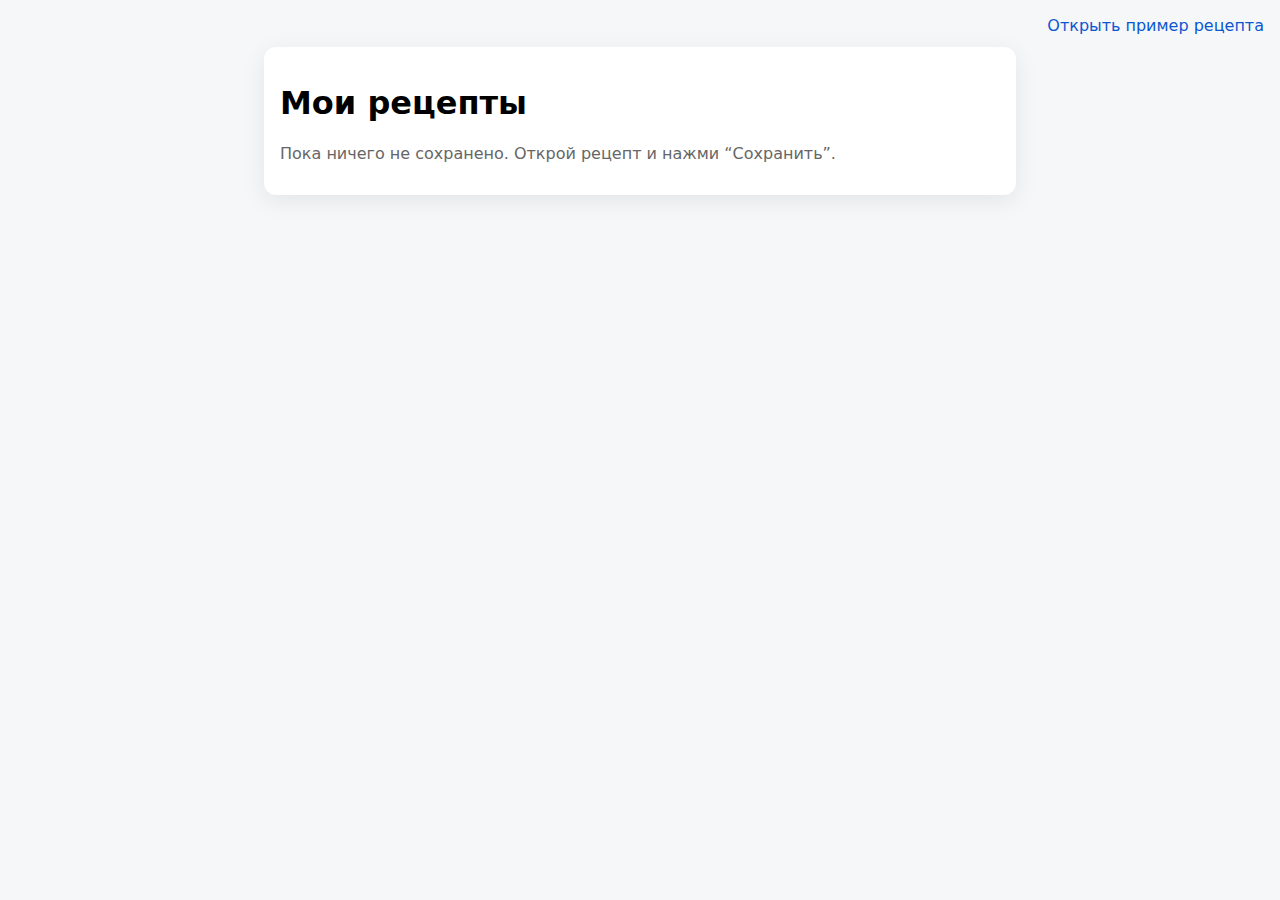
<file: src/my.html>
<!doctype html>
<html lang="ru">
<head>
  <meta charset="utf-8" />
  <meta name="viewport" content="width=device-width,initial-scale=1" />
  <title>My Recipes</title>
  <link rel="stylesheet" href="./styles.css" />
</head>
<body>
  <header class="top">
    <a href="./recipe.html?id=1">Открыть пример рецепта</a>
  </header>

  <main class="card">
    <h1>Мои рецепты</h1>
    <ul id="list"></ul>
    <p class="muted" id="empty"></p>
  </main>

  <script type="module" src="./my.js"></script>
</body>
</html>
</file>
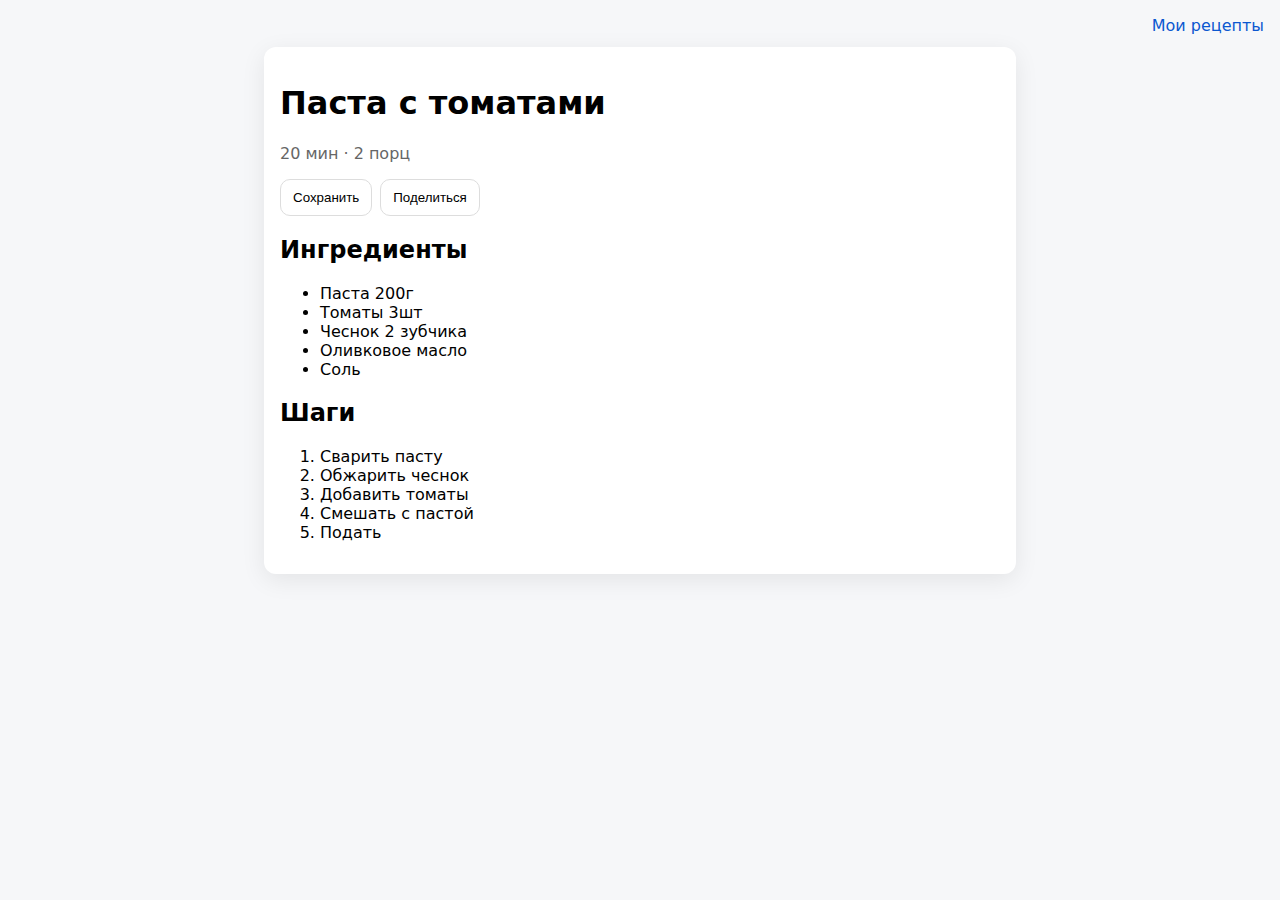
<file: src/recipe.html>
<!doctype html>
<html lang="ru">
<head>
  <meta charset="utf-8" />
  <meta name="viewport" content="width=device-width,initial-scale=1" />
  <title>Recipe</title>
  <link rel="stylesheet" href="./styles.css" />
</head>
<body>
  <header class="top">
    <a href="./my.html">Мои рецепты</a>
  </header>

  <main class="card">
    <h1 id="title">...</h1>
    <p id="meta" class="muted"></p>

    <div class="row">
      <button id="saveBtn">Сохранить</button>
      <button id="shareBtn">Поделиться</button>
    </div>

    <h2>Ингредиенты</h2>
    <ul id="ingredients"></ul>

    <h2>Шаги</h2>
    <ol id="steps"></ol>

    <p id="toast" class="toast hidden"></p>
  </main>

  <script type="module" src="./recipe.js"></script>
</body>
</html>
</file>
<file: src/styles.css>
:root { font-family: system-ui, -apple-system, Segoe UI, Roboto, Arial; }
body { margin: 0; padding: 16px; background:#f6f7f9; }
.top { display:flex; justify-content:flex-end; margin-bottom:12px; }
.card { max-width: 720px; margin: 0 auto; background:#fff; padding:16px; border-radius:12px; box-shadow:0 6px 24px rgba(0,0,0,.08); }
.row { display:flex; gap:8px; margin: 12px 0; }
button { padding:10px 12px; border-radius:10px; border:1px solid #ddd; background:#fff; cursor:pointer; }
button:hover { background:#f2f2f2; }
.muted { color:#666; }
.toast { margin-top:12px; padding:10px 12px; background:#111; color:#fff; border-radius:10px; display:inline-block; }
.hidden { display:none; }
a { color:#0b57d0; text-decoration:none; }
a:hover { text-decoration:underline; }
</file>
